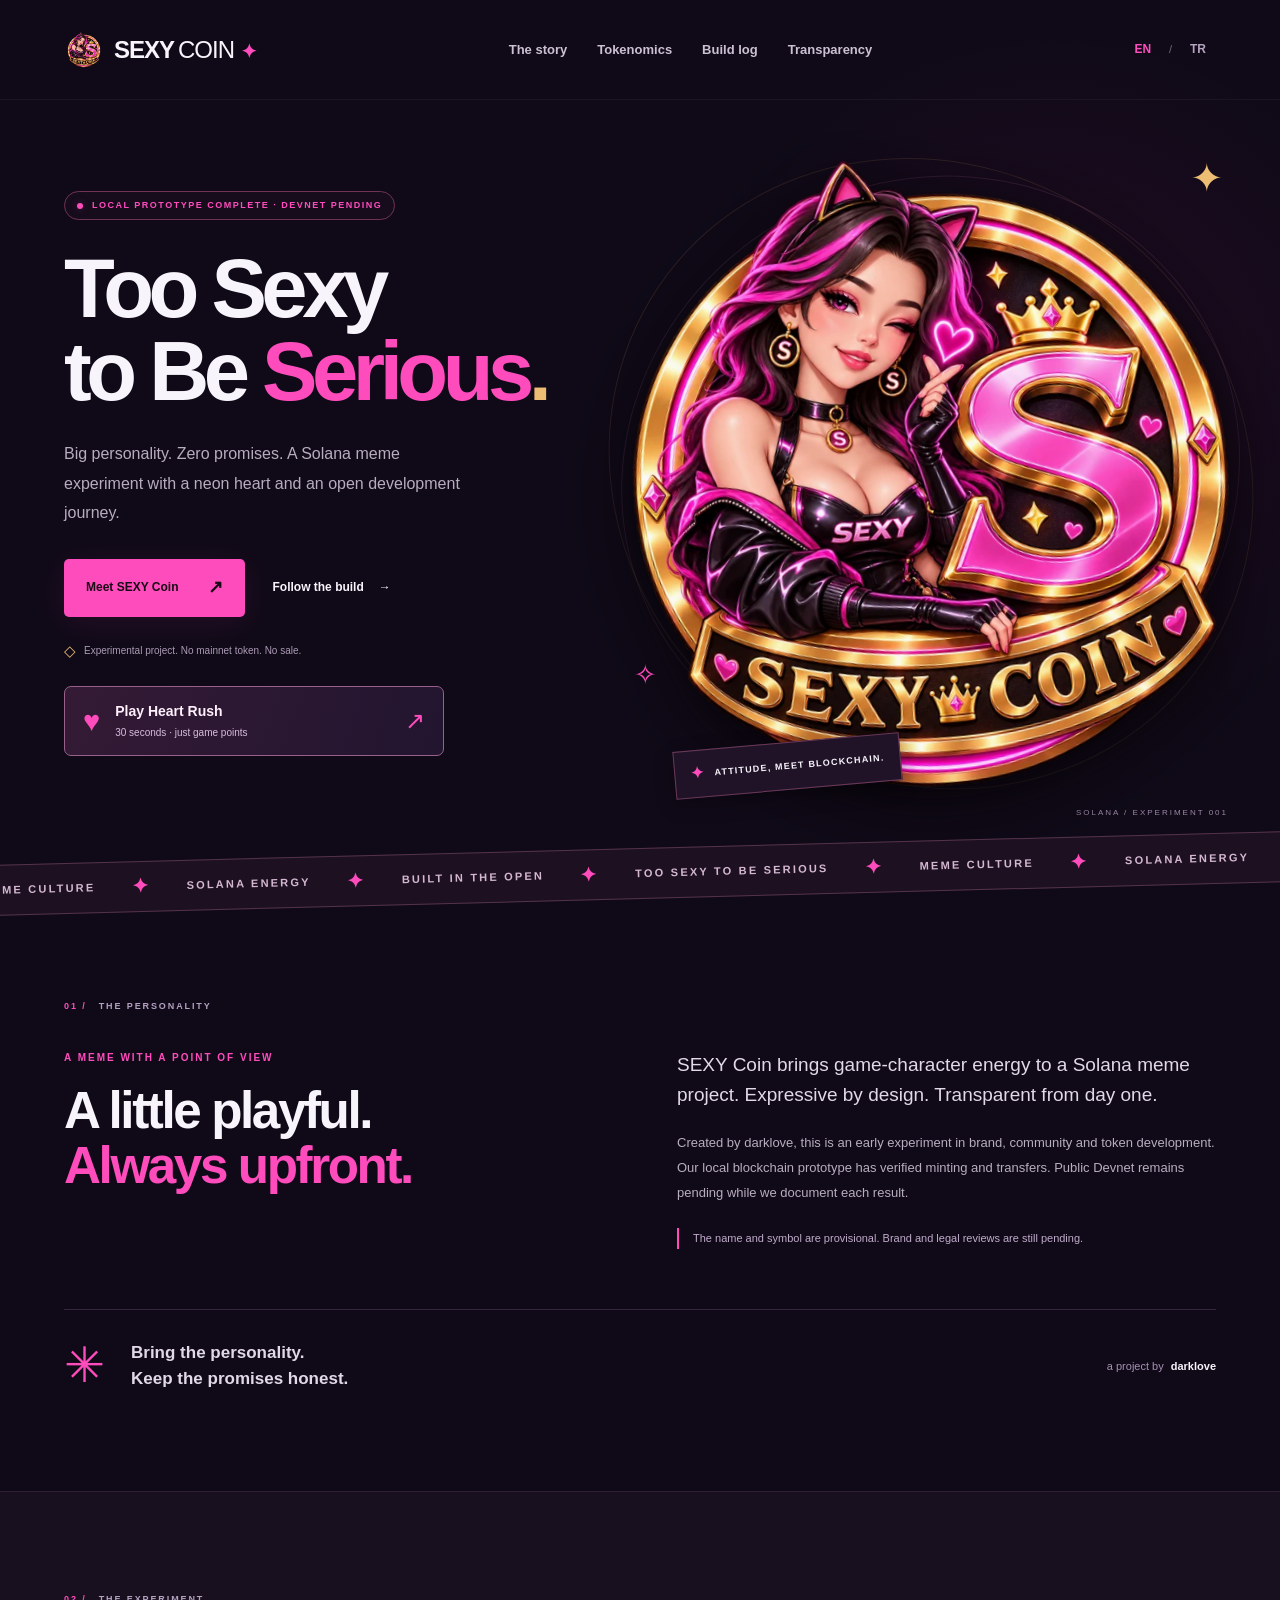
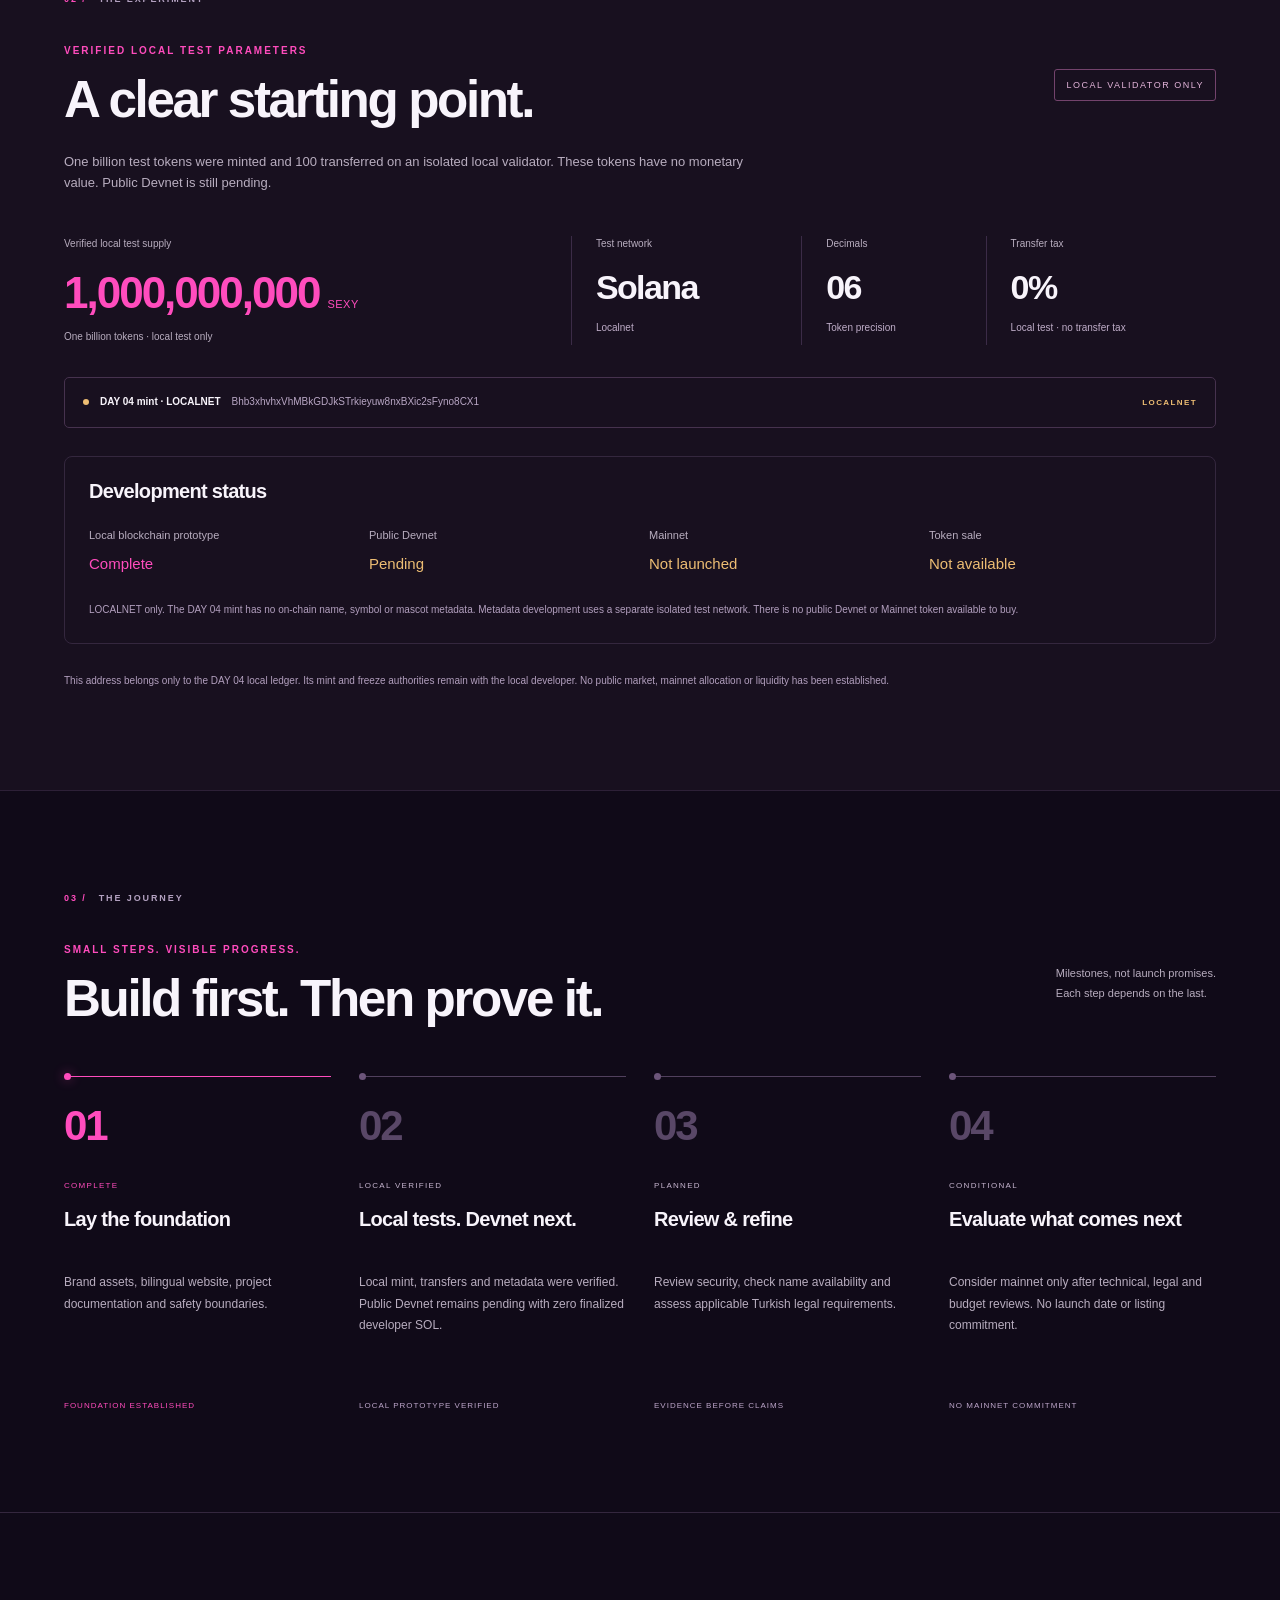
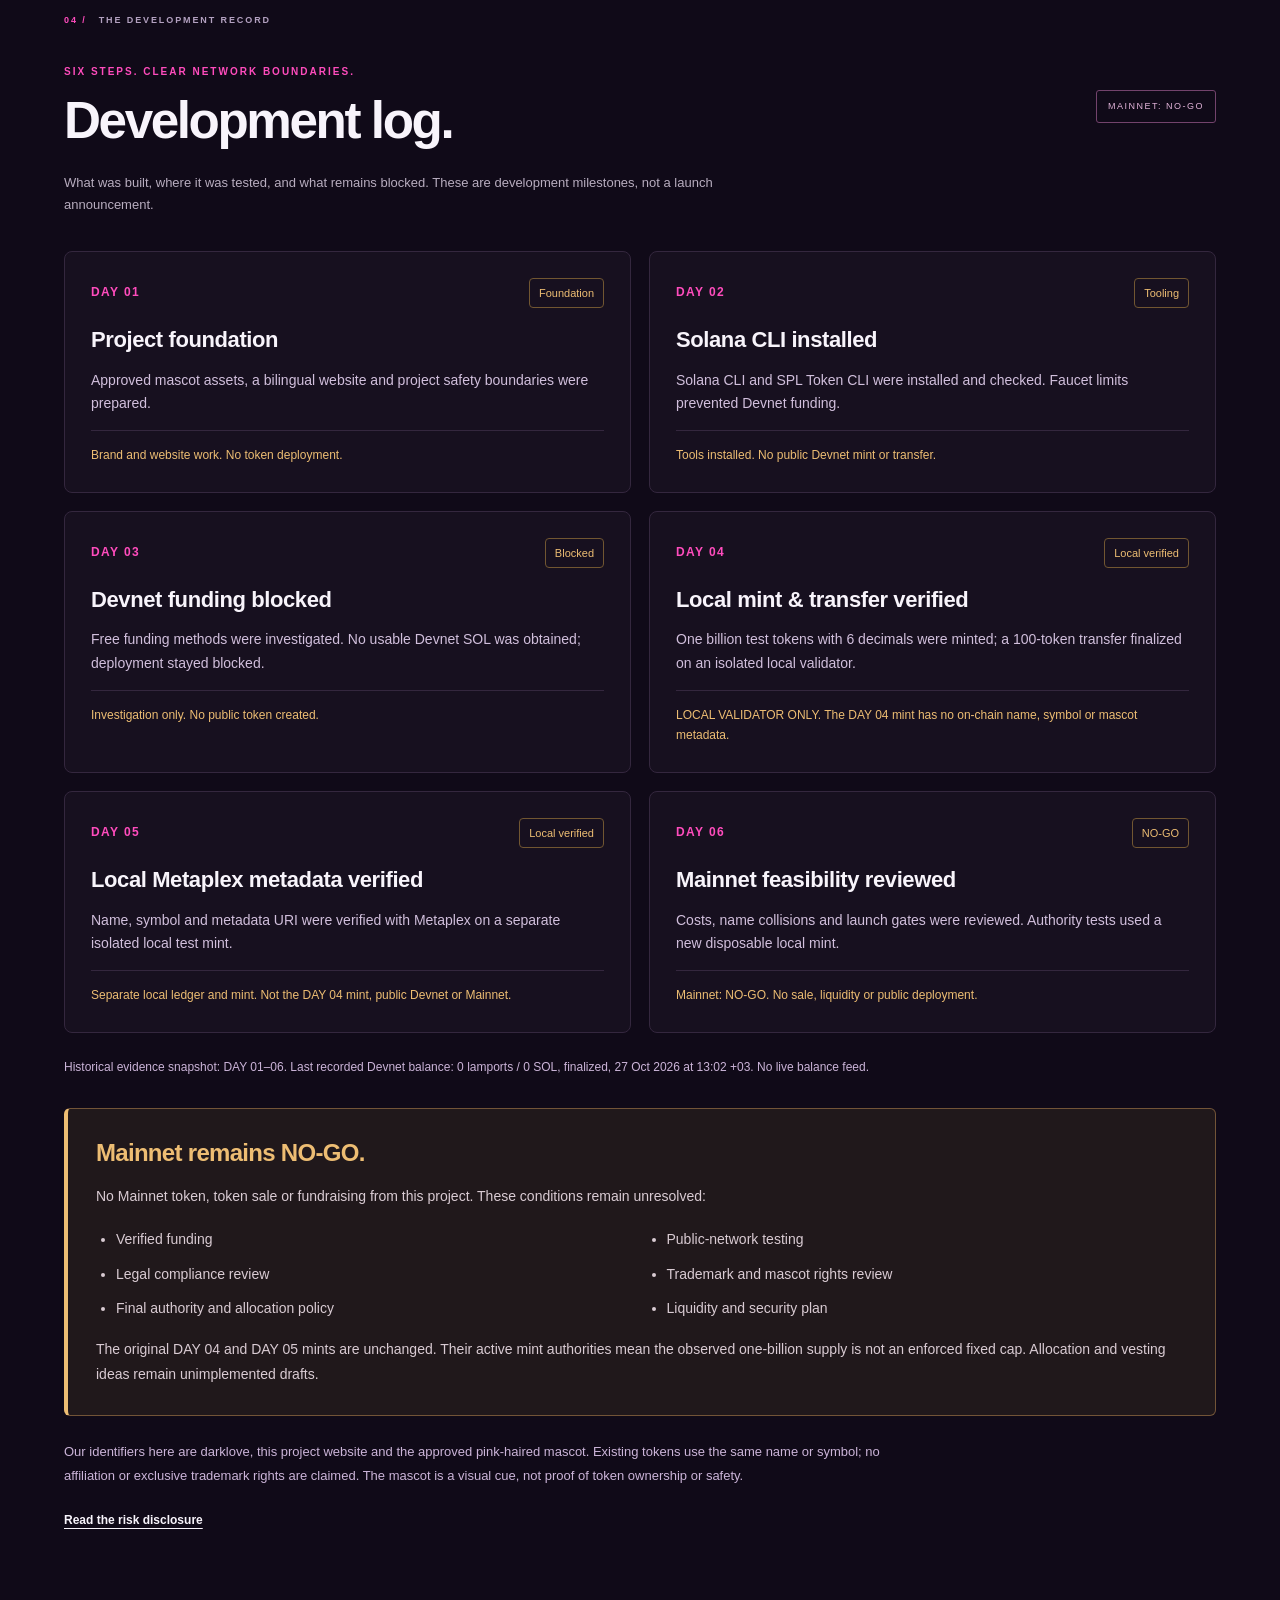
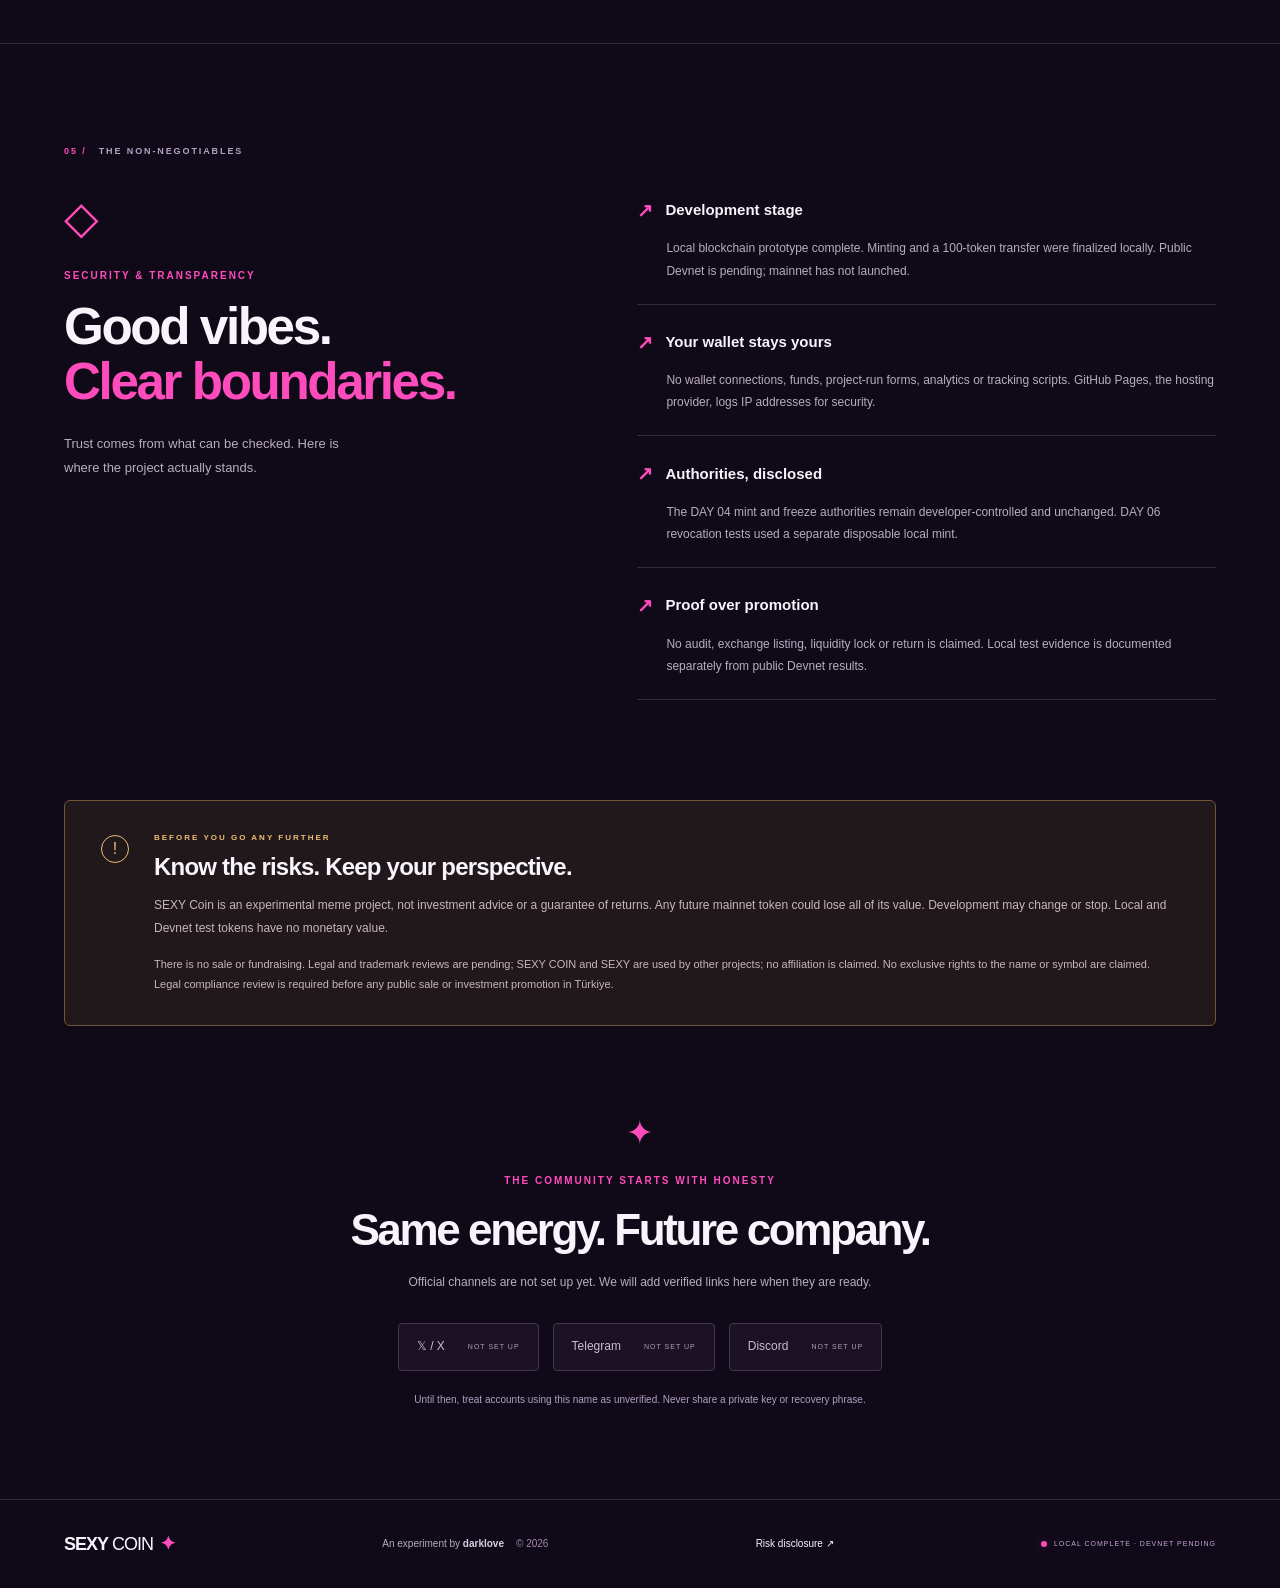
<file: index.html>
<!doctype html>
<html lang="en">
<head>
  <meta charset="utf-8">
  <meta name="viewport" content="width=device-width, initial-scale=1">
  <meta name="theme-color" content="#100a18">
  <meta name="description" content="SEXY Coin — a Solana meme experiment by darklove. Local blockchain prototype complete; public Devnet pending. No mainnet token or sale.">
  <meta property="og:title" content="SEXY Coin · Too Sexy to Be Serious">
  <meta property="og:description" content="A little attitude. A lot of transparency. An experimental Solana project with a verified local blockchain prototype. Public Devnet pending; mainnet not launched. No token sale.">
  <meta property="og:type" content="website">
  <meta property="og:image" content="https://petrofi.github.io/sexy-coin-prototype/assets/social-card.png">
  <meta property="og:image:type" content="image/png">
  <meta property="og:image:width" content="1200">
  <meta property="og:image:height" content="630">
  <meta property="og:image:alt" content="Approved SEXY Coin mascot. Informational prototype; mainnet not launched.">
  <meta property="og:url" content="https://petrofi.github.io/sexy-coin-prototype/">
  <meta property="og:locale" content="en_US">
  <meta property="og:locale:alternate" content="tr_TR">
  <link rel="canonical" href="https://petrofi.github.io/sexy-coin-prototype/">
  <meta name="twitter:image" content="https://petrofi.github.io/sexy-coin-prototype/assets/social-card.png">
  <meta name="twitter:image:alt" content="Approved SEXY Coin mascot. Informational prototype; mainnet not launched.">
  <meta name="twitter:card" content="summary_large_image">
  <meta name="color-scheme" content="dark">
  <title>SEXY Coin · Too Sexy to Be Serious</title>
  <link rel="icon" href="assets/favicon.png" type="image/png">
  <link rel="stylesheet" href="styles.css">
  <script src="app.js" defer></script>
</head>
<body>
  <a class="skip-link" href="#main" data-i18n="skip">Skip to content</a>
  <div class="site-shell">
    <header class="site-header">
      <a class="wordmark" href="#home" aria-label="SEXY Coin home" data-i18n-aria="homeLabel">
        <img src="assets/favicon.png" width="40" height="40" alt="">
        <span>SEXY<span class="wordmark-light">COIN</span><span class="wordmark-star" aria-hidden="true">✦</span></span>
      </a>
      <nav class="desktop-nav" aria-label="Main navigation" data-i18n-aria="navLabel">
        <a href="#about" data-i18n="navAbout">The story</a>
        <a href="#tokenomics" data-i18n="navTokenomics">Tokenomics</a>
        <a href="#development-log" data-i18n="navLog">Build log</a>
        <a href="#security" data-i18n="navSecurity">Transparency</a>
      </nav>
      <div class="header-controls">
        <div class="language-switch" role="group" aria-label="Language" data-i18n-aria="languageLabel">
          <button type="button" data-language="en" aria-pressed="true" lang="en">EN</button>
          <span aria-hidden="true">/</span>
          <button type="button" data-language="tr" aria-pressed="false" lang="tr">TR</button>
        </div>
        <button class="menu-toggle" type="button" aria-expanded="false" aria-controls="mobile-nav" aria-label="Open navigation" data-i18n-aria="menuOpen"><span></span><span></span></button>
      </div>
      <nav id="mobile-nav" class="mobile-nav" aria-label="Mobile navigation" data-i18n-aria="mobileNavLabel" hidden>
        <a href="#about" data-i18n="navAbout">The story</a>
        <a href="#tokenomics" data-i18n="navTokenomics">Tokenomics</a>
        <a href="#development-log" data-i18n="navLog">Build log</a>
        <a href="#security" data-i18n="navSecurity">Transparency</a>
        <a href="#risk" data-i18n="navRisk">Read the risks</a>
      </nav>
    </header>

    <main id="main">
      <section id="home" class="hero section-wrap" aria-labelledby="hero-title">
        <div class="hero-copy">
          <p class="eyebrow status-pill"><span class="status-dot" aria-hidden="true"></span><span data-i18n="heroStatus">LOCAL PROTOTYPE COMPLETE · DEVNET PENDING</span></p>
          <h1 id="hero-title">Too Sexy<br>to Be <span class="serious">Serious<span class="title-dot">.</span></span></h1>
          <p class="hero-description" data-i18n="heroDescription">Big personality. Zero promises. A Solana meme experiment with a neon heart and an open development journey.</p>
          <div class="hero-actions">
            <a class="button button-primary" href="#about"><span data-i18n="explore">Meet SEXY Coin</span><span aria-hidden="true">↗</span></a>
            <a class="text-link" href="#development-log"><span data-i18n="followBuild">Follow the build</span><span aria-hidden="true">→</span></a>
          </div>
          <p class="hero-note"><span aria-hidden="true">◇</span><span data-i18n="heroNote">Experimental project. No mainnet token. No sale.</span></p>
          <a class="play-banner" href="play/" data-game-link><span class="play-banner-heart" aria-hidden="true">♥</span><span><strong data-i18n="playHeartRush">Play Heart Rush</strong><small data-i18n="playHeartNote">30 seconds · just game points</small></span><span aria-hidden="true">↗</span></a>
        </div>
        <div class="hero-art">
          <div class="orbit orbit-one" aria-hidden="true"></div><div class="orbit orbit-two" aria-hidden="true"></div>
          <span class="art-star star-one" aria-hidden="true">✦</span><span class="art-star star-two" aria-hidden="true">✧</span>
          <picture>
            <source type="image/webp" srcset="assets/mascot-480.webp 480w, assets/mascot-768.webp 768w, assets/mascot-1080.webp 1080w" sizes="(max-width: 760px) 90vw, 48vw">
            <img class="hero-mascot" src="assets/mascot-768.png" width="768" height="768" alt="SEXY Coin mascot with pink hair, cat ears and a gold coin emblem" data-i18n-alt="mascotAlt" fetchpriority="high">
          </picture>
          <div class="art-label"><span class="tiny-star" aria-hidden="true">✦</span><span data-i18n="artLabel">ATTITUDE, MEET BLOCKCHAIN.</span></div>
          <span class="art-coordinate" aria-hidden="true">SOLANA / EXPERIMENT 001</span>
        </div>
      </section>

      <div class="ticker" aria-hidden="true"><div>MEME CULTURE <span>✦</span> SOLANA ENERGY <span>✦</span> BUILT IN THE OPEN <span>✦</span> TOO SEXY TO BE SERIOUS <span>✦</span> MEME CULTURE <span>✦</span> SOLANA ENERGY <span>✦</span></div></div>

      <section id="about" class="about section-wrap section-space" aria-labelledby="about-title">
        <div class="section-index"><span>01 /</span><span data-i18n="aboutIndex">THE PERSONALITY</span></div>
        <div class="about-layout">
          <div><p class="eyebrow" data-i18n="aboutEyebrow">A MEME WITH A POINT OF VIEW</p><h2 id="about-title"><span data-i18n="aboutHeadingOne">A little playful.</span><br><span class="pink-text" data-i18n="aboutHeadingTwo">Always upfront.</span></h2></div>
          <div class="about-story"><p class="large-copy" data-i18n="aboutLead">SEXY Coin brings game-character energy to a Solana meme project. Expressive by design. Transparent from day one.</p><p data-i18n="aboutBody">Created by darklove, this is an early experiment in brand, community and token development. Our local blockchain prototype has verified minting and transfers. Public Devnet remains pending while we document each result.</p><p class="inline-note" data-i18n="aboutNote">The name and symbol are provisional. Brand and legal reviews are still pending.</p></div>
        </div>
        <div class="manifesto"><span aria-hidden="true">✳</span><p data-i18n="manifesto">Bring the personality.<br>Keep the promises honest.</p><span class="manifesto-credit">a project by <strong>darklove</strong></span></div>
      </section>

      <section id="tokenomics" class="tokenomics section-space" aria-labelledby="tokenomics-title">
        <div class="section-wrap">
          <div class="section-index"><span>02 /</span><span data-i18n="tokenIndex">THE EXPERIMENT</span></div>
          <div class="section-heading"><div><p class="eyebrow" data-i18n="tokenEyebrow">VERIFIED LOCAL TEST PARAMETERS</p><h2 id="tokenomics-title" data-i18n="tokenHeading">A clear starting point.</h2></div><span class="outline-badge" data-i18n="devnetOnly">LOCAL VALIDATOR ONLY</span></div>
          <p class="section-intro" data-i18n="tokenIntro">One billion test tokens were minted and 100 transferred on an isolated local validator. These tokens have no monetary value. Public Devnet is still pending.</p>
          <dl class="token-stats">
            <div class="stat-main"><dt data-i18n="supplyLabel">Verified local test supply</dt><dd>1,000,000,000<span>SEXY</span></dd><p data-i18n="supplyNote">One billion tokens · local test only</p></div>
            <div><dt data-i18n="networkLabel">Test network</dt><dd>Solana<span>Localnet</span></dd></div>
            <div><dt data-i18n="decimalsLabel">Decimals</dt><dd>06<span data-i18n="precision">Token precision</span></dd></div>
            <div><dt data-i18n="taxLabel">Transfer tax</dt><dd>0%<span data-i18n="taxNote">Local test · no transfer tax</span></dd></div>
          </dl>
          <div class="mint-status"><span class="status-dot muted-dot" aria-hidden="true"></span><strong data-i18n="mintLabel">DAY 04 mint · LOCALNET</strong><span data-i18n="mintValue">Bhb3xhvhxVhMBkGDJkSTrkieyuw8nxBXic2sFyno8CX1</span><span class="mint-tag" data-i18n="mintTag">LOCALNET</span></div>

          <div class="development-status" aria-labelledby="development-title">
            <h3 id="development-title" data-i18n="developmentHeading">Development status</h3>
            <dl class="development-grid">
              <div data-status="local"><dt data-i18n="localPrototype">Local blockchain prototype</dt><dd data-i18n="localComplete">Complete</dd></div>
              <div data-status="devnet"><dt data-i18n="publicDevnet">Public Devnet</dt><dd data-i18n="devnetPending">Pending</dd></div>
              <div data-status="mainnet"><dt>Mainnet</dt><dd data-i18n="mainnetNotLaunched">Not launched</dd></div>
              <div data-status="sale"><dt data-i18n="tokenSale">Token sale</dt><dd data-i18n="saleNotAvailable">Not available</dd></div>
            </dl>
            <p class="fine-print" data-i18n="localIdentityNote">LOCALNET only. The DAY 04 mint has no on-chain name, symbol or mascot metadata. Metadata development uses a separate isolated test network. There is no public Devnet or Mainnet token available to buy.</p>
          </div>
          <p class="fine-print" data-i18n="allocationNote">This address belongs only to the DAY 04 local ledger. Its mint and freeze authorities remain with the local developer. No public market, mainnet allocation or liquidity has been established.</p>
        </div>
      </section>

      <section id="roadmap" class="roadmap section-wrap section-space" aria-labelledby="roadmap-title">
        <div class="section-index"><span>03 /</span><span data-i18n="roadmapIndex">THE JOURNEY</span></div>
        <div class="section-heading"><div><p class="eyebrow" data-i18n="roadmapEyebrow">SMALL STEPS. VISIBLE PROGRESS.</p><h2 id="roadmap-title" data-i18n="roadmapHeading">Build first. Then prove it.</h2></div><p class="heading-aside" data-i18n="roadmapAside">Milestones, not launch promises.<br>Each step depends on the last.</p></div>
        <ol class="roadmap-list">
          <li class="current"><div class="phase-marker">01</div><span class="phase-status" data-i18n="foundationComplete">COMPLETE</span><h3 data-i18n="phase1Title">Lay the foundation</h3><p data-i18n="phase1Body">Brand assets, bilingual website, project documentation and safety boundaries.</p><span class="phase-foot" data-i18n="phase1Foot">FOUNDATION ESTABLISHED</span></li>
          <li><div class="phase-marker">02</div><span class="phase-status" data-i18n="localVerified">LOCAL VERIFIED</span><h3 data-i18n="phase2Title">Local tests. Devnet next.</h3><p data-i18n="phase2Body">Local mint, transfers and metadata were verified. Public Devnet remains pending with zero finalized developer SOL.</p><span class="phase-foot" data-i18n="phase2Foot">LOCAL PROTOTYPE VERIFIED</span></li>
          <li><div class="phase-marker">03</div><span class="phase-status" data-i18n="planned">PLANNED</span><h3 data-i18n="phase3Title">Review & refine</h3><p data-i18n="phase3Body">Review security, check name availability and assess applicable Turkish legal requirements.</p><span class="phase-foot" data-i18n="phase3Foot">EVIDENCE BEFORE CLAIMS</span></li>
          <li><div class="phase-marker">04</div><span class="phase-status" data-i18n="conditional">CONDITIONAL</span><h3 data-i18n="phase4Title">Evaluate what comes next</h3><p data-i18n="phase4Body">Consider mainnet only after technical, legal and budget reviews. No launch date or listing commitment.</p><span class="phase-foot" data-i18n="phase4Foot">NO MAINNET COMMITMENT</span></li>
        </ol>
      </section>

      <section id="development-log" class="build-log section-wrap section-space" aria-labelledby="log-title">
        <div class="section-index"><span>04 /</span><span data-i18n="logIndex">THE DEVELOPMENT RECORD</span></div>
        <div class="section-heading"><div><p class="eyebrow" data-i18n="logEyebrow">SIX STEPS. CLEAR NETWORK BOUNDARIES.</p><h2 id="log-title" data-i18n="logHeading">Development log.</h2></div><span class="outline-badge">MAINNET: NO-GO</span></div>
        <p class="section-intro" data-i18n="logIntro">What was built, where it was tested, and what remains blocked. These are development milestones, not a launch announcement.</p>
        <ol class="build-log-list">
            <li class="log-card" data-day="01">
              <div class="log-card-top"><span class="log-day">DAY 01</span><span class="log-status" data-i18n="log01Status">Foundation</span></div>
              <h3 data-i18n="log01Title">Project foundation</h3>
              <p data-i18n="log01Body">Approved mascot assets, a bilingual website and project safety boundaries were prepared.</p>
              <p class="log-scope" data-i18n="log01Scope">Brand and website work. No token deployment.</p>
            </li>
<li class="log-card" data-day="02">
              <div class="log-card-top"><span class="log-day">DAY 02</span><span class="log-status" data-i18n="log02Status">Tooling</span></div>
              <h3 data-i18n="log02Title">Solana CLI installed</h3>
              <p data-i18n="log02Body">Solana CLI and SPL Token CLI were installed and checked. Faucet limits prevented Devnet funding.</p>
              <p class="log-scope" data-i18n="log02Scope">Tools installed. No public Devnet mint or transfer.</p>
            </li>
<li class="log-card" data-day="03">
              <div class="log-card-top"><span class="log-day">DAY 03</span><span class="log-status" data-i18n="log03Status">Blocked</span></div>
              <h3 data-i18n="log03Title">Devnet funding blocked</h3>
              <p data-i18n="log03Body">Free funding methods were investigated. No usable Devnet SOL was obtained; deployment stayed blocked.</p>
              <p class="log-scope" data-i18n="log03Scope">Investigation only. No public token created.</p>
            </li>
<li class="log-card" data-day="04">
              <div class="log-card-top"><span class="log-day">DAY 04</span><span class="log-status" data-i18n="log04Status">Local verified</span></div>
              <h3 data-i18n="log04Title">Local mint &amp; transfer verified</h3>
              <p data-i18n="log04Body">One billion test tokens with 6 decimals were minted; a 100-token transfer finalized on an isolated local validator.</p>
              <p class="log-scope" data-i18n="log04Scope">LOCAL VALIDATOR ONLY. The DAY 04 mint has no on-chain name, symbol or mascot metadata.</p>
            </li>
<li class="log-card" data-day="05">
              <div class="log-card-top"><span class="log-day">DAY 05</span><span class="log-status" data-i18n="log05Status">Local verified</span></div>
              <h3 data-i18n="log05Title">Local Metaplex metadata verified</h3>
              <p data-i18n="log05Body">Name, symbol and metadata URI were verified with Metaplex on a separate isolated local test mint.</p>
              <p class="log-scope" data-i18n="log05Scope">Separate local ledger and mint. Not the DAY 04 mint, public Devnet or Mainnet.</p>
            </li>
<li class="log-card" data-day="06">
              <div class="log-card-top"><span class="log-day">DAY 06</span><span class="log-status" data-i18n="log06Status">NO-GO</span></div>
              <h3 data-i18n="log06Title">Mainnet feasibility reviewed</h3>
              <p data-i18n="log06Body">Costs, name collisions and launch gates were reviewed. Authority tests used a new disposable local mint.</p>
              <p class="log-scope" data-i18n="log06Scope">Mainnet: NO-GO. No sale, liquidity or public deployment.</p>
            </li>
        </ol>
        <p class="log-snapshot" data-i18n="logSnapshot">Historical evidence snapshot: DAY 01–06. Last recorded Devnet balance: 0 lamports / 0 SOL, finalized, 27 Oct 2026 at 13:02 +03. No live balance feed.</p>
        <aside class="launch-gates" aria-labelledby="gates-title">
          <h3 id="gates-title" data-i18n="gateHeading">Mainnet remains NO-GO.</h3>
          <p data-i18n="gateIntro">No Mainnet token, token sale or fundraising from this project. These conditions remain unresolved:</p>
          <ul><li data-i18n="gateFunding">Verified funding</li><li data-i18n="gatePublic">Public-network testing</li><li data-i18n="gateLegal">Legal compliance review</li><li data-i18n="gateBrand">Trademark and mascot rights review</li><li data-i18n="gateAuthority">Final authority and allocation policy</li><li data-i18n="gateLiquidity">Liquidity and security plan</li></ul>
          <p data-i18n="logAuthority">The original DAY 04 and DAY 05 mints are unchanged. Their active mint authorities mean the observed one-billion supply is not an enforced fixed cap. Allocation and vesting ideas remain unimplemented drafts.</p>
        </aside>
        <p class="log-identity" data-i18n="logIdentity">Our identifiers here are darklove, this project website and the approved pink-haired mascot. Existing tokens use the same name or symbol; no affiliation or exclusive trademark rights are claimed. The mascot is a visual cue, not proof of token ownership or safety.</p>
        <a class="text-link log-risk-link" href="#risk" data-i18n="logRiskLink">Read the risk disclosure</a>
      </section>

      <section id="security" class="security section-wrap section-space" aria-labelledby="security-title">
        <div class="section-index"><span>05 /</span><span data-i18n="securityIndex">THE NON-NEGOTIABLES</span></div>
        <div class="security-layout"><div class="security-copy"><span class="security-symbol" aria-hidden="true">◇</span><p class="eyebrow" data-i18n="securityEyebrow">SECURITY & TRANSPARENCY</p><h2 id="security-title"><span data-i18n="securityHeadingOne">Good vibes.</span><br><span class="pink-text" data-i18n="securityHeadingTwo">Clear boundaries.</span></h2><p data-i18n="securityIntro">Trust comes from what can be checked. Here is where the project actually stands.</p></div>
        <dl class="transparency-list">
          <div><dt><span aria-hidden="true">↗</span><span data-i18n="security1Title">Development stage</span></dt><dd data-i18n="security1Body">Local blockchain prototype complete. Minting and a 100-token transfer were finalized locally. Public Devnet is pending; mainnet has not launched.</dd></div>
          <div><dt><span aria-hidden="true">↗</span><span data-i18n="security2Title">Your wallet stays yours</span></dt><dd data-i18n="security2Body">No wallet connections, funds, project-run forms, analytics or tracking scripts. GitHub Pages, the hosting provider, logs IP addresses for security.</dd></div>
          <div><dt><span aria-hidden="true">↗</span><span data-i18n="security3Title">Authorities, disclosed</span></dt><dd data-i18n="security3Body">The DAY 04 mint and freeze authorities remain developer-controlled and unchanged. DAY 06 revocation tests used a separate disposable local mint.</dd></div>
          <div><dt><span aria-hidden="true">↗</span><span data-i18n="security4Title">Proof over promotion</span></dt><dd data-i18n="security4Body">No audit, exchange listing, liquidity lock or return is claimed. Local test evidence is documented separately from public Devnet results.</dd></div>
        </dl></div>
      </section>

      <section id="risk" class="risk section-wrap" aria-labelledby="risk-title"><div class="risk-panel"><div class="risk-icon" aria-hidden="true">!</div><div><p class="eyebrow" data-i18n="riskEyebrow">BEFORE YOU GO ANY FURTHER</p><h2 id="risk-title" data-i18n="riskHeading">Know the risks. Keep your perspective.</h2><p data-i18n="riskBody">SEXY Coin is an experimental meme project, not investment advice or a guarantee of returns. Any future mainnet token could lose all of its value. Development may change or stop. Local and Devnet test tokens have no monetary value.</p><p class="risk-secondary" data-i18n="riskSecondary">There is no sale or fundraising. Legal and trademark reviews are pending; SEXY COIN and SEXY are used by other projects; no affiliation is claimed. No exclusive rights to the name or symbol are claimed. Legal compliance review is required before any public sale or investment promotion in Türkiye.</p></div></div></section>

      <section id="community" class="community section-wrap section-space" aria-labelledby="community-title"><span class="community-star" aria-hidden="true">✦</span><p class="eyebrow" data-i18n="communityEyebrow">THE COMMUNITY STARTS WITH HONESTY</p><h2 id="community-title" data-i18n="communityHeading">Same energy. Future company.</h2><p data-i18n="communityBody">Official channels are not set up yet. We will add verified links here when they are ready.</p><div class="community-links"><button type="button" disabled><span>𝕏 / X</span><small data-i18n="notSetUp">NOT SET UP</small></button><button type="button" disabled><span>Telegram</span><small data-i18n="notSetUp">NOT SET UP</small></button><button type="button" disabled><span>Discord</span><small data-i18n="notSetUp">NOT SET UP</small></button></div><p class="fine-print" data-i18n="communityNote">Until then, treat accounts using this name as unverified. Never share a private key or recovery phrase.</p></section>
    </main>

    <footer class="site-footer section-wrap"><a class="wordmark footer-wordmark" href="#home"><span>SEXY<span class="wordmark-light">COIN</span><span class="wordmark-star" aria-hidden="true">✦</span></span></a><p><span data-i18n="footerBy">An experiment by</span> <strong>darklove</strong><span class="footer-year">© 2026</span></p><a href="#risk" data-i18n="footerRisk">Risk disclosure ↗</a><span class="footer-network"><span class="status-dot" aria-hidden="true"></span><span data-i18n="footerStatus">LOCAL COMPLETE · DEVNET PENDING</span></span></footer>
  </div>
  <noscript><p class="noscript-note">English content is available without JavaScript. Türkçe dil seçimi ve mobil menü için JavaScript gerekir; bölüm bağlantıları: <a href="#about">Hakkında</a> · <a href="#tokenomics">Tokenomics</a> · <a href="#roadmap">Yol haritası</a> · <a href="#development-log">Gelişim kaydı / Build log</a> · <a href="#security">Şeffaflık</a> · <a href="#risk">Riskler</a>.</p></noscript>
</body>
</html>
</file>
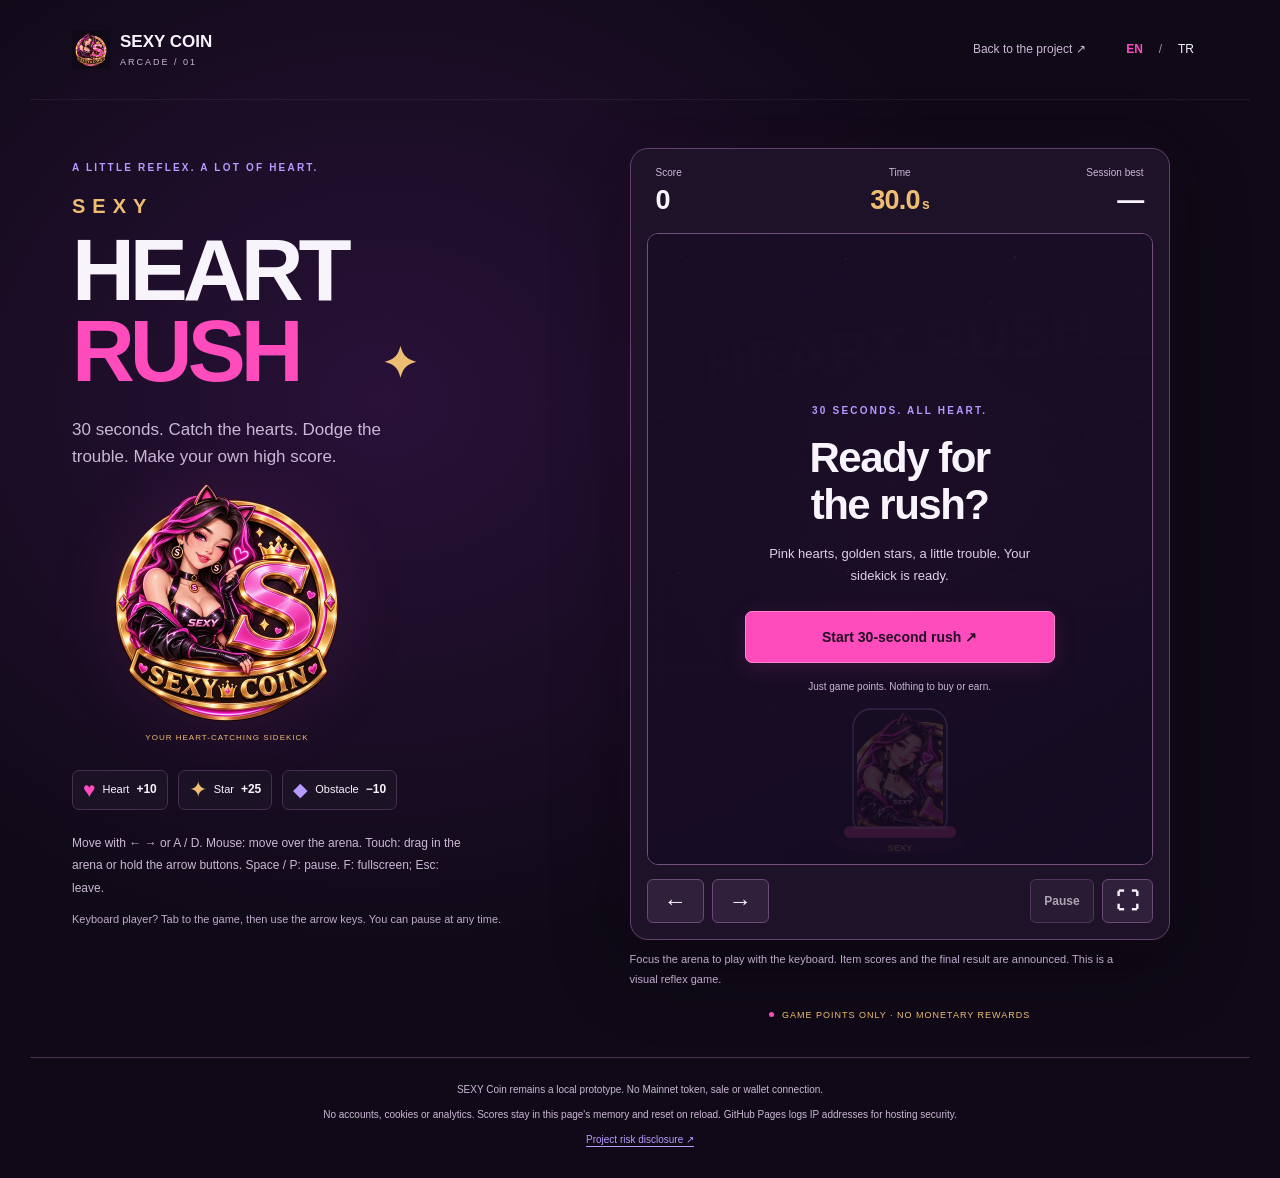
<file: play/index.html>
<!doctype html>
<html lang="en">
<head>
  <meta charset="utf-8">
  <meta name="viewport" content="width=device-width, initial-scale=1">
  <meta name="theme-color" content="#100a18">
  <meta name="description" content="SEXY HEART RUSH: a free 30-second arcade game. Catch hearts and stars. Just game points, no tokens or monetary rewards.">
  <meta http-equiv="Content-Security-Policy" content="default-src 'none'; img-src 'self'; style-src 'self'; script-src 'self'; connect-src 'none'; font-src 'self'; base-uri 'none'; form-action 'none'">
  <meta name="referrer" content="no-referrer">
  <meta property="og:title" content="SEXY HEART RUSH · 30 seconds. All heart.">
  <meta property="og:description" content="A free arcade game from the SEXY Coin local prototype. Game points only. No Mainnet token, sale or monetary rewards.">
  <meta property="og:type" content="website">
  <meta property="og:url" content="https://petrofi.github.io/sexy-coin-prototype/play/">
  <meta property="og:image" content="https://petrofi.github.io/sexy-coin-prototype/assets/social-card.png">
  <meta name="twitter:card" content="summary_large_image">
  <link rel="canonical" href="https://petrofi.github.io/sexy-coin-prototype/play/">
  <link rel="icon" href="../assets/favicon.png" type="image/png">
  <link rel="stylesheet" href="game.css">
  <script src="game.js" defer></script>
  <title>SEXY HEART RUSH · Free arcade game</title>
</head>
<body>
  <a class="skip-link" href="#game" data-copy="skip">Skip to game</a>
  <header class="header wrap">
    <a class="brand" href="../"><img src="../assets/favicon.png" width="38" height="38" alt=""><span>SEXY COIN <small>ARCADE / 01</small></span></a>
    <div class="header-right"><a class="home-link" href="../" data-copy="home">Back to the project ↗</a><div class="language" role="group" aria-label="Language"><button type="button" data-language="en" lang="en" aria-pressed="true">EN</button><span aria-hidden="true">/</span><button type="button" data-language="tr" lang="tr" aria-pressed="false">TR</button></div></div>
  </header>
  <main class="layout wrap">
    <section class="intro" aria-labelledby="game-title">
      <p class="eyebrow" data-copy="eyebrow">A LITTLE REFLEX. A LOT OF HEART.</p>
      <h1 id="game-title"><span class="sexy">SEXY</span>HEART<br><span class="pink">RUSH</span><span class="title-star" aria-hidden="true">✦</span></h1>
      <p class="lead" data-copy="lead">30 seconds. Catch the hearts. Dodge the trouble. Make your own high score.</p>
      <div class="mascot-lockup"><img class="intro-mascot" src="../assets/mascot-480.webp" width="480" height="480" alt="Approved pink-haired SEXY Coin mascot" data-alt="mascot"><span class="orbit-label" data-copy="mascotLabel">YOUR HEART-CATCHING SIDEKICK</span></div>
      <ul class="legend" aria-label="Scoring"><li><span class="heart-symbol" aria-hidden="true">♥</span><span data-copy="heart">Heart</span><strong>+10</strong></li><li><span class="star-symbol" aria-hidden="true">✦</span><span data-copy="star">Star</span><strong>+25</strong></li><li><span class="obstacle-symbol" aria-hidden="true">◆</span><span data-copy="obstacle">Obstacle</span><strong>−10</strong></li></ul>
      <p id="controls-note" class="controls-note" data-copy="instructions">Move with ← → or A / D. Mouse: move over the arena. Touch: drag in the arena or hold the arrow buttons. Space / P: pause. F: fullscreen; Esc: leave.</p>
      <p class="quiet" data-copy="focusNote">Keyboard player? Tab to the game, then use the arrow keys. You can pause at any time.</p>
    </section>
    <section id="game" class="game-column" aria-label="Heart Rush game">
      <div class="game-card" id="game-card">
        <div class="hud"><div><span data-copy="score">Score</span><strong id="score">0</strong></div><div class="timer-block"><span data-copy="time">Time</span><strong id="timer">30.0<span>s</span></strong></div><div><span data-copy="best">Session best</span><strong id="best">—</strong></div></div>
        <div class="arena" id="arena">
          <canvas id="field" width="720" height="900" tabindex="0" role="img" aria-label="Heart Rush game arena. Move left and right to catch falling items." aria-describedby="controls-note accessibility-note"></canvas>
          <div class="overlay" id="overlay">
            <div class="panel" id="ready-panel"><p class="eyebrow" data-copy="readyEyebrow">30 SECONDS. ALL HEART.</p><h2 data-copy="readyTitle">Ready for<br>the rush?</h2><p data-copy="readyBody">Pink hearts, golden stars, a little trouble. Your sidekick is ready.</p><button type="button" id="start-btn" class="primary" disabled data-copy="loading">Loading mascot…</button><p class="panel-note" data-copy="onlyPoints">Just game points. Nothing to buy or earn.</p></div>
            <div class="panel" id="paused-panel" hidden><p class="eyebrow" data-copy="pausedEyebrow">ON PAUSE</p><h2 data-copy="pausedTitle">Take a breath.</h2><p data-copy="pausedBody">The timer is paused. Pick up right where you left off.</p><button type="button" id="resume-btn" class="primary" data-copy="resume">Keep playing</button></div>
            <div class="panel end-panel" id="ended-panel" hidden><p class="eyebrow" data-copy="endedEyebrow">TIME'S UP!</p><h2 data-copy="endedTitle">That was<br>all heart.</h2><p data-copy="yourScore">Your score</p><strong class="final-score" id="final-score">0</strong><p id="round-summary" class="round-summary"></p><button type="button" id="replay-btn" class="primary" data-copy="again">Play again ↗</button><p class="panel-note" data-copy="onlyPoints">Just game points. Nothing to buy or earn.</p></div>
          </div>
        </div>
        <div class="game-controls"><div class="move-buttons" role="group" aria-label="Move"><button type="button" id="left-btn" aria-label="Move left" data-aria="left">←</button><button type="button" id="right-btn" aria-label="Move right" data-aria="right">→</button></div><div class="utility-buttons"><button type="button" id="pause-btn" disabled data-copy="pause">Pause</button><button type="button" id="fullscreen-btn" aria-label="Toggle fullscreen" data-aria="fullscreen">⛶</button></div></div>
      </div>
      <p id="accessibility-note" class="quiet access-note" data-copy="accessNote">Focus the arena to play with the keyboard. Item scores and the final result are announced. This is a visual reflex game.</p>
      <div id="announcer" class="sr-only" role="status" aria-live="polite" aria-atomic="true"></div>
      <p class="trust-note"><span class="status-dot" aria-hidden="true"></span><span data-copy="trust">GAME POINTS ONLY · NO MONETARY REWARDS</span></p>
    </section>
  </main>
  <footer class="footer wrap"><p data-copy="prototype">SEXY Coin remains a local prototype. No Mainnet token, sale or wallet connection.</p><p data-copy="privacy">No accounts, cookies or analytics. Scores stay in this page's memory and reset on reload. GitHub Pages logs IP addresses for hosting security.</p><a href="../#risk" data-copy="risks">Project risk disclosure ↗</a></footer>
  <noscript><p class="noscript">This game needs JavaScript. Bu oyun için JavaScript gerekir. <a href="../">Back to the project / Projeye dön</a></p></noscript>
</body>
</html>
</file>
<file: styles.css>
@charset "UTF-8";
:root{--bg:#100a18;--surface:#17101f;--text:#f8f4fb;--muted:#b8adbf;--pink:#ff4cbd;--purple:#b79aff;--gold:#edbd73;--line:#34273e;--font:"Segoe UI",Arial,sans-serif}
*{box-sizing:border-box}html{scroll-behavior:smooth;scroll-padding-top:100px}body{margin:0;background:var(--bg);color:var(--text);font-family:var(--font);font-size:16px;line-height:1.65;-webkit-font-smoothing:antialiased}button,a{-webkit-tap-highlight-color:transparent}a{color:inherit;text-decoration:none}button{font:inherit}button:not(:disabled),a{touch-action:manipulation}button:not(:disabled){cursor:pointer}button:disabled{cursor:default}a:focus-visible,button:focus-visible{outline:3px solid var(--gold);outline-offset:6px}img{display:block;max-width:100%;height:auto}h1,h2,h3,p{margin:0}h1,h2,h3{line-height:1.08}h2{font-size:clamp(34px,4vw,54px);letter-spacing:-2.4px;font-weight:750}h3{font-size:22px;letter-spacing:-.7px}p{color:var(--muted)}.site-shell{overflow:clip}.section-wrap{max-width:1328px;padding-left:64px;padding-right:64px;margin:0 auto}.section-space{padding-top:100px;padding-bottom:100px}.site-header{height:100px;max-width:1440px;padding:0 64px;display:flex;align-items:center;justify-content:space-between;margin:auto;border-bottom:1px solid #ffffff0b;position:relative;z-index:5}.wordmark{display:inline-flex;align-items:center;gap:10px;font-weight:900;font-size:24px;letter-spacing:-1px;white-space:nowrap}.wordmark-light{font-weight:400;margin-left:4px}.wordmark-star{font-size:19px;color:var(--pink);margin-left:7px}.desktop-nav{display:flex;align-items:center;gap:30px;font-size:13px;font-weight:600;color:#ccc1d2}.desktop-nav a:hover,.text-link:hover,.site-footer a:hover{color:var(--pink)}.header-controls{display:flex;align-items:center;gap:16px}.language-switch{display:flex;align-items:center;gap:8px;font-size:11px;color:#74657c;white-space:nowrap}.language-switch button{border:0;background:none;color:#b2a4bd;padding:11px 6px;min-width:36px;min-height:44px;font-size:12px;font-weight:700}.language-switch button[aria-pressed=true]{color:var(--pink)}.menu-toggle{display:none}.mobile-nav[hidden]{display:none}.skip-link{position:fixed;top:-100px;left:16px;background:var(--pink);color:#180a17;padding:12px;z-index:99}.skip-link:focus{top:12px}.hero{display:grid;grid-template-columns:1.02fr 1fr;align-items:center;min-height:700px;position:relative;padding-top:54px;padding-bottom:55px}.hero:before{content:"";width:750px;height:750px;position:absolute;right:-150px;top:-85px;pointer-events:none;background:radial-gradient(ellipse,#a913731c,transparent 67%)}.hero-copy{position:relative;z-index:2}.eyebrow{font-size:10px;font-weight:750;letter-spacing:2px;color:var(--pink);text-transform:uppercase}.status-pill{display:inline-flex;align-items:center;gap:9px;border:1px solid #713354;border-radius:30px;padding:6px 12px;font-size:9px;letter-spacing:1.5px;background:#ff4cbd06}.status-dot{display:inline-block;width:6px;height:6px;background:var(--pink);border-radius:50%;flex-shrink:0;box-shadow:0 0 9px #ff4cbd44}.hero h1{font-size:clamp(64px,6.5vw,94px);letter-spacing:-5.5px;line-height:.99;margin-top:28px;font-weight:850;position:relative}.serious{color:var(--pink)}.title-dot{color:var(--gold)}.hero-description{font-size:16px;max-width:415px;line-height:1.85;margin-top:26px}.hero-actions{display:flex;align-items:center;gap:27px;margin-top:31px}.button{display:inline-flex;align-items:center;justify-content:center;gap:30px;padding:14px 22px;font-size:12px;font-weight:750;border-radius:5px;min-height:48px}.button-primary{background:var(--pink);color:#180b15;box-shadow:0 6px 34px #ff4cbd16;transition:background .2s,transform .2s}.button-primary:hover{background:#ff83d0;transform:translateY(-2px)}.button-primary span:last-child{font-size:18px}.text-link{display:inline-flex;gap:15px;font-size:12px;font-weight:650;align-items:center;min-height:44px}.hero-note{font-size:10px;display:flex;align-items:center;gap:8px;margin-top:22px;color:#ab9bb5}.hero-note>span:first-child{color:var(--gold);font-size:15px}.hero-art{position:relative;min-width:0;isolation:isolate;aspect-ratio:1;display:flex;align-items:center;justify-content:center}.hero-art picture{display:block;width:112%;max-width:none;position:relative;z-index:1;flex-shrink:0}.hero-mascot{filter:drop-shadow(0 14px 35px #050206);transform:rotate(-6deg);width:100%}.orbit{position:absolute;border:1px solid #8b517b40;width:110%;height:92%;border-radius:50%;transform:rotate(-28deg);z-index:0}.orbit-two{width:116%;height:96%;transform:rotate(37deg);border-color:#c59c5726}.art-star{position:absolute;color:var(--gold);z-index:2}.star-one{right:-8px;top:-9px;font-size:40px}.star-two{left:-12px;bottom:95px;font-size:27px;color:var(--pink)}.art-label{position:absolute;z-index:3;bottom:2px;left:5%;background:#201328;border:1px solid #6a3858;padding:10px 15px;display:flex;gap:10px;align-items:center;transform:rotate(-5deg);font-size:9px;font-weight:700;letter-spacing:1.2px;box-shadow:0 6px 20px #0005}.tiny-star{color:var(--pink);font-size:16px}.art-coordinate{position:absolute;right:-12px;bottom:-26px;font-size:8px;letter-spacing:2px;color:#9b88a7}.ticker{height:51px;display:flex;align-items:center;overflow:hidden;border-top:1px solid #543349;border-bottom:1px solid #543349;background:#1d1021;transform:rotate(-1.5deg);width:103%;margin-left:-1.5%;position:relative}.ticker>div{display:flex;gap:36px;align-items:center;white-space:nowrap;color:#d4b8d2;font-size:11px;letter-spacing:2.2px;font-weight:650}.ticker span{color:var(--pink);font-size:20px}.section-index{display:flex;gap:12px;font-size:9px;letter-spacing:1.9px;font-weight:650;color:#b3a1c0;margin-bottom:36px}.section-index>span:first-child{color:var(--pink)}.about-layout{display:grid;grid-template-columns:1fr 1fr;gap:74px}.about h2{margin-top:17px}.pink-text{color:var(--pink)}.about-story .large-copy{font-size:19px;line-height:1.6;color:#e2d8e8;margin-bottom:21px}.about-story>p:not(.large-copy){font-size:13px;line-height:1.9}.about-story .inline-note{font-size:11px!important;border-left:2px solid var(--pink);padding-left:14px;margin-top:23px;color:#c0accb}.manifesto{display:flex;align-items:center;gap:26px;margin-top:60px;border-top:1px solid var(--line);padding-top:30px}.manifesto>span:first-child{font-size:49px;line-height:1;color:var(--pink)}.manifesto p{color:#e2d8e8;font-size:17px;line-height:1.5;font-weight:550}.manifesto-credit{margin-left:auto;color:#a791b4;font-size:11px}.manifesto-credit strong{color:var(--text);font-weight:600;margin-left:4px}.tokenomics{background:#18101f;border-top:1px solid #2d2037;border-bottom:1px solid #2d2037}.section-heading{display:flex;justify-content:space-between;gap:25px;align-items:center}.section-heading h2{margin-top:12px}.outline-badge{display:inline-block;border:1px solid #73436c;color:#e3b4da;font-size:9px;letter-spacing:1.5px;padding:8px 11px;border-radius:3px;white-space:nowrap}.section-intro{font-size:13px;max-width:700px;margin-top:24px}.token-stats{display:grid;grid-template-columns:2.2fr 1fr .8fr 1fr;margin:42px 0 32px}.token-stats>div{padding:0 24px;border-left:1px solid #3b2b47}.token-stats>div:first-child{padding-left:0;border-left:0}.token-stats dt{font-size:10px;color:var(--muted);margin-bottom:17px}.token-stats dd{font-size:34px;font-weight:650;line-height:1.1;margin:0;letter-spacing:-1.6px}.token-stats dd span{font-size:10px;letter-spacing:0;font-weight:500;line-height:1.6;display:block;color:#bfadc8;margin-top:13px}.token-stats .stat-main dd{font-size:44px;letter-spacing:-2px;color:var(--pink)}.token-stats .stat-main dd span{display:inline-block;margin:0 0 0 8px;color:var(--pink);font-size:11px;letter-spacing:.5px}.stat-main>p{font-size:10px;margin-top:11px}.mint-status{display:flex;align-items:center;gap:11px;border:1px solid #46324e;border-radius:5px;padding:16px 18px;font-size:10px;flex-wrap:wrap}.muted-dot{background:var(--gold);box-shadow:none}.mint-status strong{font-weight:650}.mint-status>span:nth-last-child(2){color:#b8a6c4}.mint-tag{margin-left:auto;color:var(--gold);font-size:8px;font-weight:750;letter-spacing:1.4px}.fine-print{font-size:10px;line-height:1.8;color:#b29fbe;margin-top:17px}.heading-aside{font-size:11px;line-height:1.8;max-width:220px}.roadmap-list{list-style:none;display:grid;grid-template-columns:repeat(4,1fr);padding:0;gap:28px;margin:50px 0 0}.roadmap-list li{border-top:1px solid #51405d;padding-top:28px;position:relative}.roadmap-list li:before{content:"";position:absolute;width:7px;height:7px;top:-4px;left:0;background:#6c557a;border-radius:50%}.roadmap-list .current{border-top-color:var(--pink)}.roadmap-list .current:before{background:var(--pink);box-shadow:0 0 12px #ff4cbd77}.phase-marker{font-size:42px;line-height:1;color:#594767;font-weight:700;letter-spacing:-2px;margin-bottom:23px}.current .phase-marker{color:var(--pink)}.phase-status{font-size:8px;letter-spacing:1.3px;color:#c6b5cf}.current .phase-status{color:var(--pink)}.roadmap-list h3{margin-top:13px;min-height:48px;font-size:20px}.roadmap-list p{font-size:12px;line-height:1.8;margin-top:15px;min-height:105px}.phase-foot{display:block;font-size:8px;letter-spacing:1px;color:#bda6ca;margin-top:22px}.current .phase-foot{color:var(--pink)}.security{border-top:1px solid var(--line)}.security-layout{display:grid;grid-template-columns:.9fr 1.1fr;gap:100px}.security-symbol{font-size:45px;color:var(--pink);line-height:1;display:block;margin-bottom:28px}.security-copy h2{margin-top:14px}.security-copy>p:last-child{font-size:13px;line-height:1.8;margin-top:23px;max-width:310px}.transparency-list{margin:0}.transparency-list>div{padding:22px 0;border-bottom:1px solid var(--line)}.transparency-list>div:first-child{padding-top:0}.transparency-list dt{display:flex;align-items:center;gap:12px;font-size:15px;font-weight:600}.transparency-list dt>span:first-child{color:var(--pink);font-size:19px}.transparency-list dd{font-size:12px;color:var(--muted);line-height:1.85;margin:11px 0 0 29px}.risk-panel{display:flex;gap:25px;padding:30px 36px;border:1px solid #725437;background:#20181b;border-radius:6px}.risk-icon{border:1px solid var(--gold);color:var(--gold);border-radius:50%;height:28px;width:28px;display:flex;align-items:center;justify-content:center;flex-shrink:0;margin-top:4px;font-size:16px}.risk .eyebrow{color:var(--gold);font-size:8px}.risk h2{font-size:24px;letter-spacing:-.8px;margin-top:10px}.risk p:not(.eyebrow){font-size:12px;line-height:1.9;color:#c8b6bd;margin-top:14px}.risk .risk-secondary{font-size:11px!important}.community{text-align:center;padding-top:90px;padding-bottom:90px}.community-star{display:inline-block;font-size:33px;line-height:1;color:var(--pink);margin-bottom:24px}.community h2{font-size:44px;margin-top:16px}.community>p:not(.eyebrow){font-size:12px;margin-top:20px}.community-links{display:flex;gap:14px;justify-content:center;margin-top:30px}.community-links button{display:flex;align-items:center;gap:23px;background:#1b1224;border:1px solid #45334f;border-radius:4px;color:#cbbad3;padding:13px 18px;font-size:12px;opacity:1;min-height:48px}.community-links small{font-size:7px;color:#b49cbd;letter-spacing:1px}.community .fine-print{font-size:10px!important;max-width:650px;margin:20px auto 0}.site-footer{padding-top:28px;padding-bottom:28px;border-top:1px solid var(--line);display:flex;align-items:center;justify-content:space-between;gap:24px}.footer-wordmark{font-size:18px}.site-footer>p,.site-footer>a:not(.wordmark){font-size:10px}.site-footer strong{font-weight:600;color:#d9cde2}.footer-year{margin-left:12px;color:#a38bae}.footer-network{font-size:7px;letter-spacing:1px;color:#c7a9d4;display:flex;align-items:center;gap:7px}.noscript-note{background:#281730;color:white;padding:20px;font-size:13px;text-align:center}.noscript-note a{text-decoration:underline}
@media(min-width:1450px){.hero{min-height:760px}.hero h1{font-size:96px}}
@media(max-width:1100px){.section-wrap{padding-left:40px;padding-right:40px}.site-header{padding:0 40px}.desktop-nav{gap:20px;font-size:12px}.hero{min-height:650px}.hero h1{font-size:76px;letter-spacing:-4.5px}.hero-description{font-size:14px;max-width:350px}.hero-actions{gap:16px}.button{gap:20px;padding:13px 18px}.hero-art picture{width:108%}.art-label{font-size:7px;left:0}.token-stats .stat-main dd{font-size:36px}.token-stats dd{font-size:29px}.token-stats>div{padding:0 18px}.security-layout{gap:60px}.roadmap-list{gap:20px}.roadmap-list h3{font-size:18px}.roadmap-list p{min-height:130px}.site-footer{gap:15px}.footer-network{font-size:6px}}
@media(max-width:900px){.desktop-nav{gap:15px}.wordmark{font-size:20px;gap:6px}.wordmark img{width:32px;height:32px}.hero h1{font-size:65px;letter-spacing:-4px}.hero{min-height:600px}.hero-actions{gap:10px;flex-wrap:wrap}.text-link{font-size:11px}.hero-note{font-size:9px;max-width:300px}.art-coordinate{font-size:6px}.about-layout{gap:40px}.token-stats{grid-template-columns:1.6fr 1fr}.token-stats>div{padding:20px 24px}.token-stats>div:nth-child(3){border-left:0;padding-left:0}.token-stats>div:first-child{padding-top:20px}.token-stats dd{font-size:32px}.roadmap-list{grid-template-columns:1fr 1fr;gap:40px}.roadmap-list h3{min-height:0}.roadmap-list p{min-height:65px}.security-layout{gap:36px;grid-template-columns:1fr 1.1fr}.site-footer{flex-wrap:wrap}.footer-network{font-size:7px}}
@media(max-width:760px){html{scroll-padding-top:25px}.section-wrap{padding-left:24px;padding-right:24px}.site-header{height:80px;padding:0 24px}.desktop-nav{display:none}.menu-toggle{display:flex;flex-direction:column;justify-content:center;gap:6px;width:44px;height:44px;background:transparent;border:1px solid #493152;border-radius:4px;padding:10px}.menu-toggle span{height:1px;background:#f4d6ef;width:22px}.header-controls{gap:10px}.mobile-nav{position:absolute;top:79px;left:0;right:0;padding:15px 24px;background:#1d1128;border-bottom:1px solid #50385d;box-shadow:0 15px 30px #0004}.mobile-nav a{display:block;font-size:14px;padding:13px 0}.hero{grid-template-columns:1fr;padding-top:40px;padding-bottom:46px;min-height:auto;gap:15px}.hero-copy{text-align:left}.hero h1{font-size:clamp(61px,11vw,85px);letter-spacing:-4px;margin-top:23px;max-width:580px}.hero-description{max-width:420px;font-size:14px;margin-top:23px}.status-pill{font-size:8px;letter-spacing:1.15px}.hero-actions{gap:24px;margin-top:24px}.button{font-size:11px;padding:13px 19px}.text-link{font-size:11px}.hero-note{max-width:none;font-size:9px;margin-top:14px}.hero-art{width:min(100%,460px);margin:15px auto 0}.hero-art picture{width:94%}.orbit{width:100%;height:89%}.orbit-two{width:104%;height:91%}.star-one{top:7px;right:3px;font-size:30px}.star-two{left:0;bottom:65px}.art-label{left:7%;bottom:5px;font-size:7px;padding:6px 12px}.art-coordinate{bottom:-16px;right:10px;font-size:6px}.ticker{height:42px;margin-top:10px}.ticker>div{font-size:9px;gap:25px;letter-spacing:1.7px}.ticker span{font-size:16px}.section-space{padding-top:65px;padding-bottom:65px}.section-index{margin-bottom:28px;font-size:8px}.about-layout{grid-template-columns:1fr;gap:26px}h2{font-size:36px;letter-spacing:-1.7px}.eyebrow{font-size:8px;letter-spacing:1.8px}.about-story .large-copy{font-size:17px}.about-story>p:not(.large-copy){font-size:12px}.manifesto{margin-top:36px;gap:17px;flex-wrap:wrap;padding-top:26px}.manifesto>span:first-child{font-size:41px}.manifesto p{font-size:15px}.manifesto-credit{font-size:9px}.section-heading{align-items:flex-start;flex-wrap:wrap;gap:18px}.section-heading h2{max-width:450px}.outline-badge{font-size:8px;padding:6px 9px}.section-intro{font-size:12px;margin-top:19px}.token-stats{margin:23px 0 25px;grid-template-columns:1fr 1fr;row-gap:15px}.token-stats>div{padding:5px 16px!important}.token-stats>div:nth-child(odd){padding-left:0!important}.token-stats dt{font-size:9px;margin-bottom:13px}.token-stats dd,.token-stats .stat-main dd{font-size:26px;letter-spacing:-1px}.token-stats .stat-main dd span{display:block;margin:7px 0 0;font-size:10px}.token-stats dd span{font-size:9px;margin-top:7px}.stat-main>p{font-size:9px}.mint-status{padding:14px 12px;gap:8px;font-size:9px}.mint-status>span:nth-last-child(2){flex-basis:100%;order:3;margin-left:14px}.mint-tag{font-size:7px}.fine-print{font-size:9px}.heading-aside{font-size:10px}.roadmap-list{grid-template-columns:1fr 1fr;gap:35px 22px;margin-top:35px}.phase-marker{font-size:35px;margin-bottom:18px}.phase-status{font-size:7px;letter-spacing:1px}.roadmap-list h3{font-size:18px;line-height:1.2;min-height:44px}.roadmap-list p{font-size:11px;min-height:100px}.phase-foot{font-size:7px;letter-spacing:.7px}.security-layout{grid-template-columns:1fr;gap:35px}.security-symbol{font-size:37px;margin-bottom:20px}.security-copy>p:last-child{max-width:100%;font-size:12px;margin-top:19px}.transparency-list dt{font-size:14px}.transparency-list dd{font-size:11px}.risk-panel{padding:23px 20px;gap:14px}.risk-icon{height:22px;width:22px;font-size:13px}.risk .eyebrow{font-size:7px;letter-spacing:1.1px}.risk h2{font-size:22px;line-height:1.2}.risk p:not(.eyebrow){font-size:11px}.risk .risk-secondary{font-size:10px!important}.community h2{font-size:34px;letter-spacing:-1.5px}.community>p:not(.eyebrow){font-size:11px}.community-links{flex-wrap:wrap;gap:10px;margin-top:25px}.community-links button{padding:11px 13px;gap:14px;font-size:11px}.community-links small{font-size:6px}.community .fine-print{font-size:9px!important}.site-footer{padding-top:24px;padding-bottom:24px;display:grid;grid-template-columns:1fr 1fr;gap:17px}.site-footer>p{font-size:9px}.site-footer>p,.footer-network{text-align:right;justify-content:flex-end}.site-footer>a:not(.wordmark){font-size:9px}.footer-wordmark{font-size:18px}.footer-year{margin-left:6px}}
@media(max-width:370px){.section-wrap{padding-left:20px;padding-right:20px}.site-header{padding:0 20px}.hero h1{font-size:58px}.hero-actions{gap:15px}.token-stats .stat-main dd{font-size:23px}.roadmap-list{gap:30px 18px}.roadmap-list h3{font-size:16px}.risk-panel{padding:20px 15px}.community h2{font-size:31px}.manifesto-credit{margin-left:58px}.footer-network{font-size:6px}}
@media(prefers-reduced-motion:reduce){html{scroll-behavior:auto}*,*:before,*:after{animation:none!important;transition:none!important}}

/* Verified local prototype status; long addresses wrap on narrow screens. */
.mint-status [data-i18n=mintValue]{overflow-wrap:anywhere;word-break:break-word;min-width:0}.development-status{margin:28px 0;padding:24px;border:1px solid var(--line);border-radius:8px}.development-status h3{font-size:20px}.development-grid{display:grid;grid-template-columns:repeat(4,minmax(0,1fr));gap:18px;margin:24px 0}.development-grid dt{font-size:11px;color:var(--muted)}.development-grid dd{margin:8px 0 0;font-size:15px;color:var(--gold)}.development-grid [data-status=local] dd{color:var(--pink)}@media(max-width:760px){.development-status{padding:18px}.development-grid{grid-template-columns:repeat(2,minmax(0,1fr));gap:22px 14px}.development-grid dd{font-size:14px}}

/* DAY07 development record: static content, readable with JavaScript disabled. */
.build-log{border-top:1px solid var(--line)}
.build-log-list{list-style:none;padding:0;margin:36px 0 24px;display:grid;grid-template-columns:repeat(2,minmax(0,1fr));gap:18px}
.log-card{padding:26px;border:1px solid var(--line);border-radius:8px;background:var(--surface,#17101f);min-width:0}
.log-card-top{display:flex;align-items:center;justify-content:space-between;gap:12px;flex-wrap:wrap;margin-bottom:18px}
.log-day{font-size:12px;letter-spacing:1.4px;color:var(--pink);font-weight:700}
.log-status{font-size:11px;color:#edbd73;border:1px solid #715631;border-radius:4px;padding:5px 9px}
.log-card h3{font-size:22px;line-height:1.3;letter-spacing:-.4px}
.log-card p{font-size:14px;line-height:1.7;margin-top:14px;color:#d1bfdc}
.log-card .log-scope{font-size:12px;color:#edbd73;padding-top:14px;border-top:1px solid var(--line)}
.log-snapshot{font-size:12px;line-height:1.8;color:#cbb4d8;max-width:850px}
.launch-gates{margin-top:30px;padding:28px;border:1px solid #725437;border-left:4px solid var(--gold);border-radius:6px;background:#20181b}
.launch-gates h3{font-size:24px;line-height:1.3;color:var(--gold)}
.launch-gates p,.launch-gates li{font-size:14px;line-height:1.8;color:#d9cbd3}
.launch-gates p{margin-top:16px}.launch-gates ul{display:grid;grid-template-columns:repeat(2,minmax(0,1fr));gap:9px 30px;padding-left:20px;margin-top:18px}
.log-identity{font-size:13px;line-height:1.8;max-width:850px;margin-top:24px;color:#cbb4d8}
.log-risk-link{display:inline-flex;align-items:center;min-height:44px;margin-top:12px;text-decoration:underline;text-underline-offset:4px}
@media(max-width:760px){.build-log-list{grid-template-columns:1fr;gap:14px;margin-top:28px}.log-card{padding:21px}.log-card h3{font-size:21px}.launch-gates{padding:21px}.launch-gates h3{font-size:22px}.launch-gates ul{grid-template-columns:1fr}.log-snapshot{font-size:12px}}

/* DAY09: a purely recreational, memory-only arcade game. */
.play-banner{display:flex;align-items:center;gap:15px;width:min(100%,380px);padding:14px 18px;border:1px solid #98618c;background:linear-gradient(110deg,#341a35,#22152f);border-radius:7px;margin-top:23px}.play-banner-heart{font-size:29px;color:var(--pink);line-height:1}.play-banner strong{display:block;font-size:14px;color:#fff0fc;line-height:1.4}.play-banner small{display:block;font-size:10px;line-height:1.5;color:#d7bedf;margin-top:3px}.play-banner>span:last-child{margin-left:auto;color:var(--pink);font-size:24px}.play-banner:hover{border-color:var(--pink)}@media(max-width:760px){.play-banner{padding:11px 14px;margin-top:21px}.play-banner strong{font-size:13px}}
</file>
<file: play/game.css>
:root{--bg:#100a18;--surface:#1b1225;--pink:#ff4cbd;--purple:#b79aff;--gold:#edbd73;--text:#f8f4fb;--muted:#cbb8d6;--line:#45304f;font-family:"Segoe UI",Arial,sans-serif;color-scheme:dark}
*{box-sizing:border-box}[hidden]{display:none!important}body{margin:0;background:radial-gradient(ellipse at 30% 34%,#291138 0,transparent 50%),var(--bg);color:var(--text);line-height:1.6}a{color:inherit;text-decoration:none}button{font:inherit;color:inherit;cursor:pointer;touch-action:manipulation}button:disabled{cursor:wait;opacity:.65}a:focus-visible,button:focus-visible,canvas:focus-visible{outline:3px solid var(--gold);outline-offset:5px}img{max-width:100%;height:auto}h1,h2,p{margin:0}.wrap{max-width:1220px;margin:auto;padding-left:42px;padding-right:42px}.header{display:flex;align-items:center;justify-content:space-between;gap:20px;min-height:100px;border-bottom:1px solid #ffffff10}.brand{display:flex;align-items:center;gap:10px;font-size:17px;font-weight:800;line-height:1.15}.brand small{display:block;color:var(--muted);font-size:9px;letter-spacing:2px;font-weight:400;margin-top:6px}.header-right{display:flex;gap:27px;align-items:center}.home-link{color:var(--muted);font-size:12px}.language{display:flex;align-items:center;gap:2px}.language>span{color:#a18db0;font-size:12px}.language button{border:0;background:transparent;padding:10px;min-height:44px;min-width:44px;font-size:12px}.language button[aria-pressed=true]{color:var(--pink);font-weight:700}.layout{display:grid;grid-template-columns:minmax(0,.85fr) minmax(0,1fr);gap:66px;padding-top:48px;padding-bottom:35px;align-items:start}.intro{padding-top:12px}.eyebrow{font-size:10px;letter-spacing:2.2px;font-weight:700;color:var(--purple)}h1{font-size:clamp(64px,6.8vw,94px);letter-spacing:-5px;line-height:.93;margin-top:21px;position:relative;font-weight:850}h1 .sexy{display:block;font-size:20px;letter-spacing:7px;margin-bottom:14px;color:var(--gold)}.pink{color:var(--pink)}.title-star{font-size:42px;color:var(--gold);position:absolute;left:310px;bottom:8px}.lead{font-size:17px;color:var(--muted);max-width:370px;margin-top:24px;line-height:1.6}.mascot-lockup{position:relative;width:240px;margin:14px auto 18px 35px}.intro-mascot{display:block;width:240px;filter:drop-shadow(0 0 35px #ff4cbd18)}.orbit-label{position:relative;display:block;text-align:center;font-size:8px;letter-spacing:1px;color:var(--gold);margin-top:8px}.legend{list-style:none;margin:25px 0 0;padding:0;display:flex;gap:10px;flex-wrap:wrap}.legend li{display:flex;align-items:center;gap:7px;font-size:11px;border:1px solid var(--line);padding:8px 10px;border-radius:7px;background:#1b1225}.legend strong{font-size:12px;color:var(--text)}.heart-symbol{color:var(--pink);font-size:21px;line-height:1}.star-symbol{color:var(--gold);font-size:22px;line-height:1}.obstacle-symbol{color:var(--purple);font-size:19px;line-height:1}.controls-note{font-size:12px;line-height:1.9;color:var(--muted);margin-top:22px;max-width:390px}.quiet{font-size:11px;color:#c1a9ce;line-height:1.8;margin-top:10px}.game-column{min-width:0;max-width:540px;width:100%}.game-card{padding:16px;background:#1d1227;border:1px solid #62416f;border-radius:18px;box-shadow:0 25px 80px #0005,0 0 50px #c24e8e0b}.hud{display:grid;grid-template-columns:1fr 1fr 1fr;align-items:center;padding:2px 9px 16px;gap:8px}.hud>div:last-child{text-align:right}.hud span{display:block;font-size:10px;color:var(--muted);line-height:1.2;margin-bottom:8px}.hud strong{font-size:27px;line-height:1;letter-spacing:-.7px}.hud .timer-block{text-align:center}.timer-block strong{color:var(--gold);font-variant-numeric:tabular-nums}.timer-block strong>span{display:inline;font-size:14px;margin-left:2px;color:var(--gold)}.timer-block.urgent strong,.timer-block.urgent strong>span{color:var(--pink)}.arena{position:relative;width:100%;aspect-ratio:4/5;overflow:hidden;border-radius:11px;background:#170d22;border:1px solid #76507d}canvas{display:block;width:100%;height:100%;touch-action:none;cursor:crosshair}canvas:focus-visible{outline-offset:-4px}.overlay{position:absolute;inset:0;display:grid;place-items:center;background:linear-gradient(#130b20b5,#130b20dc);padding:28px;pointer-events:none}.panel{pointer-events:auto;text-align:center;width:100%;max-width:310px}.panel h2{font-size:clamp(26px,3.6vw,42px);line-height:1.12;letter-spacing:-1.5px;margin:15px 0}.panel>p:not(.eyebrow){color:#e1cfe9;font-size:13px;line-height:1.7}.primary{display:block;width:100%;min-height:52px;margin-top:24px;background:var(--pink);border:1px solid #ff82ce;color:#210d25;border-radius:7px;font-size:14px;font-weight:800;box-shadow:0 5px 25px #ff4cbd20}.primary:hover{background:#ff75cc}.panel .panel-note{font-size:10px!important;color:#ceb5db!important;margin-top:15px}.final-score{display:block;font-size:76px;line-height:1.1;color:var(--pink);letter-spacing:-3px;font-variant-numeric:tabular-nums}.round-summary{font-size:11px!important;margin-top:9px}.end-panel h2{font-size:30px;margin:10px 0 12px}.end-panel .primary{margin-top:18px}.game-controls{display:flex;align-items:center;justify-content:space-between;gap:12px;padding-top:14px}.move-buttons,.utility-buttons{display:flex;gap:8px}.game-controls button{min-width:48px;min-height:44px;padding:8px 13px;background:#30203c;border:1px solid #6c4979;border-radius:6px;font-size:14px;font-weight:600;user-select:none}.move-buttons button{font-size:23px;line-height:1;padding:6px 16px;touch-action:none}.game-controls button:active,.game-controls button.active{background:#624068}.utility-buttons button{font-size:12px}.utility-buttons #fullscreen-btn{font-size:23px;line-height:1}.access-note{max-width:490px}.trust-note{display:flex;align-items:center;justify-content:center;gap:8px;font-size:9px;color:var(--gold);letter-spacing:1px;margin-top:18px}.status-dot{height:5px;width:5px;background:var(--pink);border-radius:50%;flex-shrink:0}.footer{padding-top:24px;padding-bottom:30px;border-top:1px solid var(--line);text-align:center;font-size:10px;color:var(--muted)}.footer p{max-width:820px;margin:0 auto 9px}.footer a{text-decoration:underline;text-underline-offset:3px;color:var(--purple)}.sr-only{position:absolute;width:1px;height:1px;padding:0;margin:-1px;overflow:hidden;clip:rect(0,0,0,0);white-space:nowrap;border:0}.skip-link{position:absolute;left:12px;top:-80px;z-index:10;background:var(--gold);color:#100a18;padding:12px}.skip-link:focus{top:12px}.noscript{padding:20px;text-align:center}.game-card:fullscreen{display:flex;flex-direction:column;align-items:center;justify-content:center;min-height:100dvh;width:100vw;border-radius:0;padding:15px;overflow:auto}.game-card:fullscreen .arena{width:min(100%,calc((100dvh - 180px)*.8))}.game-card:fullscreen .hud,.game-card:fullscreen .game-controls{width:min(100%,calc((100dvh - 180px)*.8))}
@media(max-width:1050px){.layout{gap:35px}.wrap{padding-left:28px;padding-right:28px}h1{font-size:76px}.title-star{left:260px}.lead{font-size:15px}.mascot-lockup{width:210px;margin-left:30px}.intro-mascot{width:210px}}
@media(max-width:760px){.wrap{padding-left:20px;padding-right:20px}.header{min-height:82px;gap:10px}.brand{font-size:14px;gap:7px}.brand img{width:30px;height:30px}.brand small{font-size:7px;letter-spacing:1px}.header-right{gap:7px}.home-link{font-size:10px;max-width:80px;text-align:right;line-height:1.4}.language button{padding:7px;min-width:36px}.layout{grid-template-columns:1fr;gap:24px;padding-top:25px}.intro{display:grid;grid-template-columns:minmax(0,1fr) 110px;gap:0 12px;padding:0}.intro>.eyebrow{grid-column:1/-1;font-size:8px;letter-spacing:1.6px}h1{font-size:58px;letter-spacing:-3px;margin-top:13px;grid-column:1;grid-row:2}.sexy{font-size:13px!important;letter-spacing:4px!important;margin-bottom:9px!important}.title-star{font-size:28px;left:185px;bottom:5px}.lead{grid-column:1/-1;font-size:13px;max-width:100%;margin-top:17px}.mascot-lockup{grid-column:2;grid-row:2;width:110px;margin:20px 0 0;align-self:center}.intro-mascot{width:110px}.orbit-label{display:none}.legend{grid-column:1/-1;margin-top:16px;gap:7px}.legend li{padding:5px 8px;font-size:10px}.legend strong{font-size:11px}.controls-note{grid-column:1/-1;font-size:11px;margin-top:14px}.intro>.quiet{grid-column:1/-1;font-size:10px}.game-column{margin:auto;max-width:470px}.game-card{padding:12px;border-radius:13px}.hud{padding:3px 4px 14px}.hud strong{font-size:25px}.hud span{font-size:9px}.overlay{padding:22px}.panel h2{font-size:31px}.panel>p:not(.eyebrow){font-size:12px}.panel .primary{margin-top:19px}.panel .eyebrow{font-size:8px;letter-spacing:1.2px}.final-score{font-size:64px}.end-panel h2{font-size:25px}.panel .panel-note{font-size:9px!important}.trust-note{font-size:8px;letter-spacing:.5px}.footer{font-size:10px}.game-controls{gap:7px}.game-controls button{min-width:44px;padding:7px 10px}.move-buttons button{padding:6px 15px}}
@media(max-width:350px){.wrap{padding-left:14px;padding-right:14px}.intro{grid-template-columns:minmax(0,1fr) 88px}h1{font-size:52px}.title-star{left:169px;font-size:21px}.mascot-lockup,.intro-mascot{width:88px}.legend{gap:5px}.legend li{padding:5px 6px;font-size:9px}.overlay{padding:16px}.panel h2{font-size:26px}.panel>p:not(.eyebrow){font-size:11px}.panel .primary{min-height:47px;font-size:12px;margin-top:15px}.end-panel h2{font-size:24px}.final-score{font-size:56px}.header-right{gap:0}.home-link{max-width:65px}.language button{min-width:32px;padding:5px}}
.panel h2{white-space:pre-line}
@media(prefers-reduced-motion:reduce){*{scroll-behavior:auto!important;animation:none!important;transition:none!important}}
</file>
